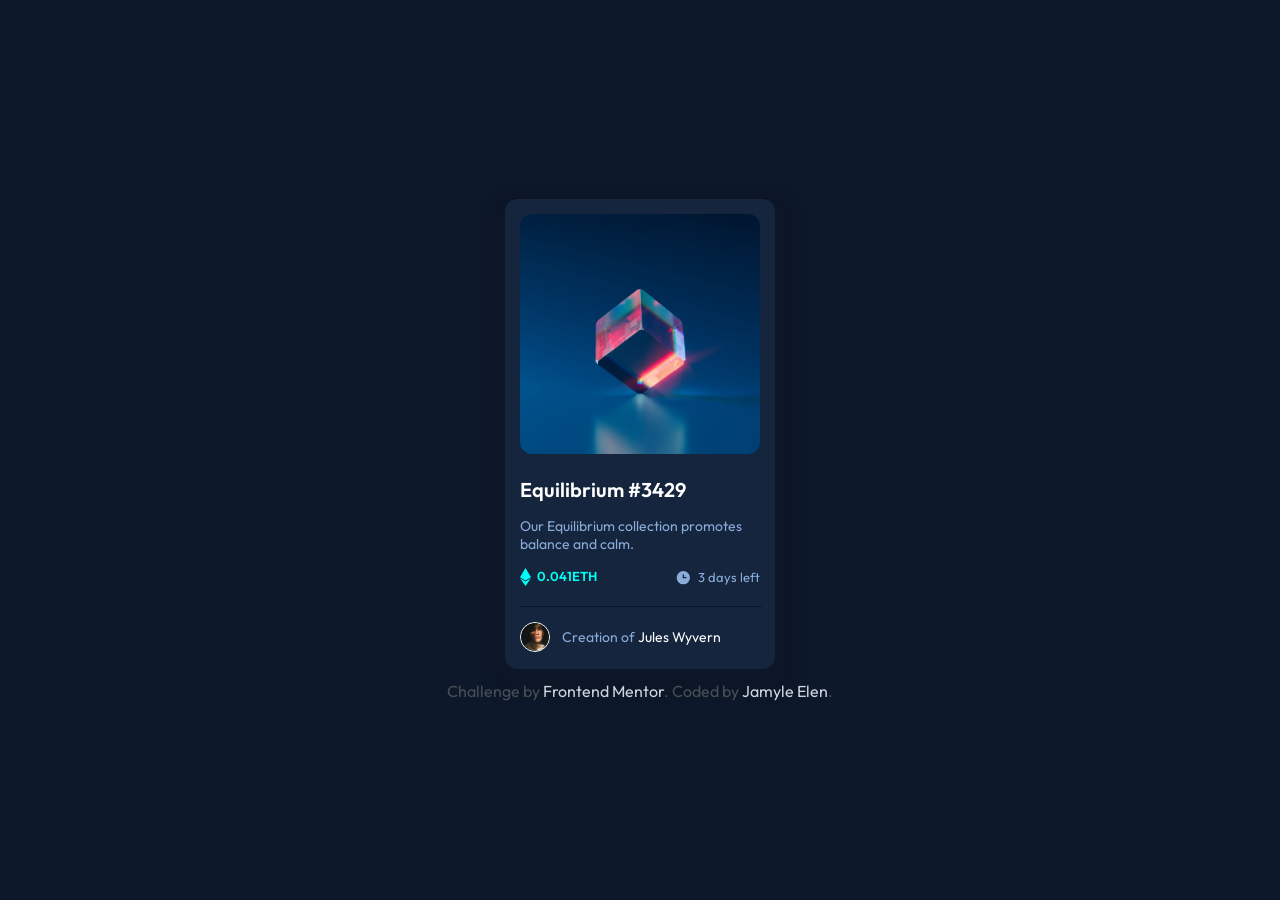
<file: index.html>
<!DOCTYPE html>
<html lang="en">
<head>
    <meta charset="UTF-8">
    <meta http-equiv="X-UA-Compatible" content="IE=edge">
    <meta name="viewport" content="width=device-width, initial-scale=1.0">
    <link rel="stylesheet" href="style.css">
    <link rel="shortcut icon" href="favicon-32x32.png" type="image/x-icon">
    <title>NFT preview card component</title>
</head>
<body>
    <div class="all">
        <div class="img">
            <img src="image-equilibrium.jpg" width="240px" alt="Equilibrium">
        </div>
        <div class="info">
            <h2>Equilibrium #3429</h2>
            <p>Our Equilibrium collection promotes balance and calm.</p>
        </div>
        <div class="view">
            <div class="ethereum">
                <svg width="11" height="18" xmlns="http://www.w3.org/2000/svg"><path d="M11 10.216 5.5 18 0 10.216l5.5 3.263 5.5-3.262ZM5.5 0l5.496 9.169L5.5 12.43 0 9.17 5.5 0Z" fill="#00FFF8"/></svg> <span class="svg">0.041ETH</span>
            </div><!--ethereum-->

            <div class="days-left">
                <svg width="17" height="17" xmlns="http://www.w3.org/2000/svg"><path d="M8.305 2.007a6.667 6.667 0 1 0 0 13.334 6.667 6.667 0 0 0 0-13.334Zm2.667 7.334H8.305a.667.667 0 0 1-.667-.667V6.007a.667.667 0 0 1 1.334 0v2h2a.667.667 0 0 1 0 1.334Z" fill="#8BACD9"/></svg>
                3 days left
            </div><!--days-left-->
        </div>
        <!--<hr width="60px" style="background: hsl(215, 51%, 70%);">-->
        <!--<div class="linha"></div>-->
        <div class="linha"></div>
        <div class="avatar">
            <img src="image-avatar.png" width="30px" alt="Avatar">
            <p>Creation of <span>      Jules Wyvern</span></p>
        </div>
    </div><!--all-->

    <div class="attribution">
        Challenge by <a href="https://www.frontendmentor.io?ref=challenge" target="_blank">Frontend Mentor</a>. 
        Coded by <a href="https://github.com/Jamyle-Elen">Jamyle Elen</a>.
    </div><!--attribution-->
</body>
</html>
</file>
<file: style.css>
@import url('https://fonts.googleapis.com/css2?family=Outfit:wght@300;400;600&display=swap');

* {
    margin: 0;padding: 0;box-sizing: border-box;
    font-family: 'Outfit', sans-serif;
}

body {
    background: hsl(217, 54%, 11%);
    width: 100vw;
    height: 100vh;
    align-items: center;
    justify-content: center;
    display: flex;
    flex-direction: column;
}
/*hsl(215, 32%, 27%)  hsl(216, 50%, 16%)*/
.all {
    background: hsl(216, 50%, 16%);
    width: 270px;
    height: 470px;
    display: flex;
    flex-direction: column;
    border-radius: 12px;
    /*box-shadow: 0 10px 20px rgba(0,0,0,0.5);*/
    box-shadow: 2px 10px 10px 20px rgba(11, 20, 34, 0.5);
}

.img {
    display: flex;
    padding-top: 15px;
    flex-direction: column;
    align-items: center;
}

img {
    border-radius: 12px;
}

/*.img :hover {
    background: hsl(178, 100%, 50%);
    border: red solid;
    cursor: pointer;
}*/

.info {
    padding: 15px;
}

.info h2 {
    color: hsl(0, 0%, 100%);
    padding-bottom: 15px;
    padding-top: 8px;
    font-size: 20px;
    font-weight: 600;
}

.info h2 :hover {
    color: hsl(178, 100%, 50%);
    cursor: pointer;
}

.info p {
/*    color: hsl(178, 100%, 50%); etherneum*/ 
    color: hsl(215, 51%, 70%);
    font-size: 14px;
}

.view {
    display: flex;
    justify-content: space-between;
    padding: 0 15px 20px 15px;
    text-align: center;
    align-items: center;
}

.view .ethereum {
    color: hsl(178, 100%, 50%);
    font-weight: 600;
    font-size: 13px;
    display: flex;
}

.view .days-left {
    text-align: center;
    color: hsl(215, 51%, 70%);
    font-size: 13px;
    display: flex;
    text-align: center;
}

svg {
    margin-right: 6px;
}

.linha {
    width: 90%;
    height: 1px;
    border: 0px;
    border-top: 1px solid rgb(9, 22, 43);
    background-color: #dddddd;
    display: flex;
    margin-left: 5%;
}

.avatar {
    display: flex;
    align-items: center;
    padding: 15px 15px 12px 15px;
}

.avatar img {
    margin-right: 12px;
    border: hsl(0, 0%, 100%) solid 0.2px;
    border-radius: 100px;
}

.avatar p {
    color: hsl(215, 51%, 70%);
    font-size: 14px;
}

.avatar span {
    color: hsl(0, 0%, 100%);
}

p span :hover {
    color: hsl(178, 100%, 50%);
    cursor: pointer;
}

.attribution {
    margin-top: 12px;
    color: hsl(214, 9%, 31%);
}

.attribution a {
    text-decoration: none;
    color: hsl(215, 23%, 84%);
}
</file>
<file: all/style.css>
@import url('https://fonts.googleapis.com/css2?family=Outfit:wght@300;400;600&display=swap');

* {
    margin: 0;padding: 0;box-sizing: border-box;
    font-family: 'Outfit', sans-serif;
}

body {
    background: hsl(217, 54%, 11%);
    width: 100vw;
    height: 100vh;
    align-items: center;
    justify-content: center;
    display: flex;
    flex-direction: column;
}
/*hsl(215, 32%, 27%)  hsl(216, 50%, 16%)*/
.all {
    background: hsl(216, 50%, 16%);
    width: 270px;
    height: 470px;
    display: flex;
    flex-direction: column;
    border-radius: 12px;
    /*box-shadow: 0 10px 20px rgba(0,0,0,0.5);*/
    box-shadow: 2px 10px 10px 20px rgba(11, 20, 34, 0.5);
}

.img {
    display: flex;
    padding-top: 15px;
    flex-direction: column;
    align-items: center;
}

img {
    border-radius: 12px;
}

/*.img :hover {
    background: hsl(178, 100%, 50%);
    border: red solid;
    cursor: pointer;
}*/

.info {
    padding: 15px;
}

.info h2 {
    color: hsl(0, 0%, 100%);
    padding-bottom: 15px;
    padding-top: 8px;
    font-size: 20px;
    font-weight: 600;
}

.info h2 :hover {
    color: hsl(178, 100%, 50%);
    cursor: pointer;
}

.info p {
/*    color: hsl(178, 100%, 50%); etherneum*/ 
    color: hsl(215, 51%, 70%);
    font-size: 14px;
}

.view {
    display: flex;
    justify-content: space-between;
    padding: 0 15px 20px 15px;
    text-align: center;
    align-items: center;
}

.view .ethereum {
    color: hsl(178, 100%, 50%);
    font-weight: 600;
    font-size: 13px;
    display: flex;
}

.view .days-left {
    text-align: center;
    color: hsl(215, 51%, 70%);
    font-size: 13px;
    display: flex;
    text-align: center;
}

svg {
    margin-right: 6px;
}

.linha {
    width: 90%;
    height: 1px;
    border: 0px;
    border-top: 1px solid rgb(9, 22, 43);
    background-color: #dddddd;
    display: flex;
    margin-left: 5%;
}

/*hr {
    display: flex;
	width: 30%;
	text-align: center; /* Para o IE */
	/*margin: 0 auto 0 0; /* Para navegadores standard */
/*}*/


.avatar {
    display: flex;
    align-items: center;
    padding: 15px 15px 12px 15px;
}

.avatar img {
    margin-right: 12px;
    border: hsl(0, 0%, 100%) solid 0.2px;
    border-radius: 100px;
}

.avatar p {
    color: hsl(215, 51%, 70%);
    font-size: 14px;
}

.avatar span {
    color: hsl(0, 0%, 100%);
}

p span :hover {
    color: hsl(178, 100%, 50%);
    cursor: pointer;
}

.attribution {
    margin-top: 12px;
    color: hsl(214, 9%, 31%);
}

.attribution a {
    text-decoration: none;
    color: hsl(215, 23%, 84%);
}
</file>
